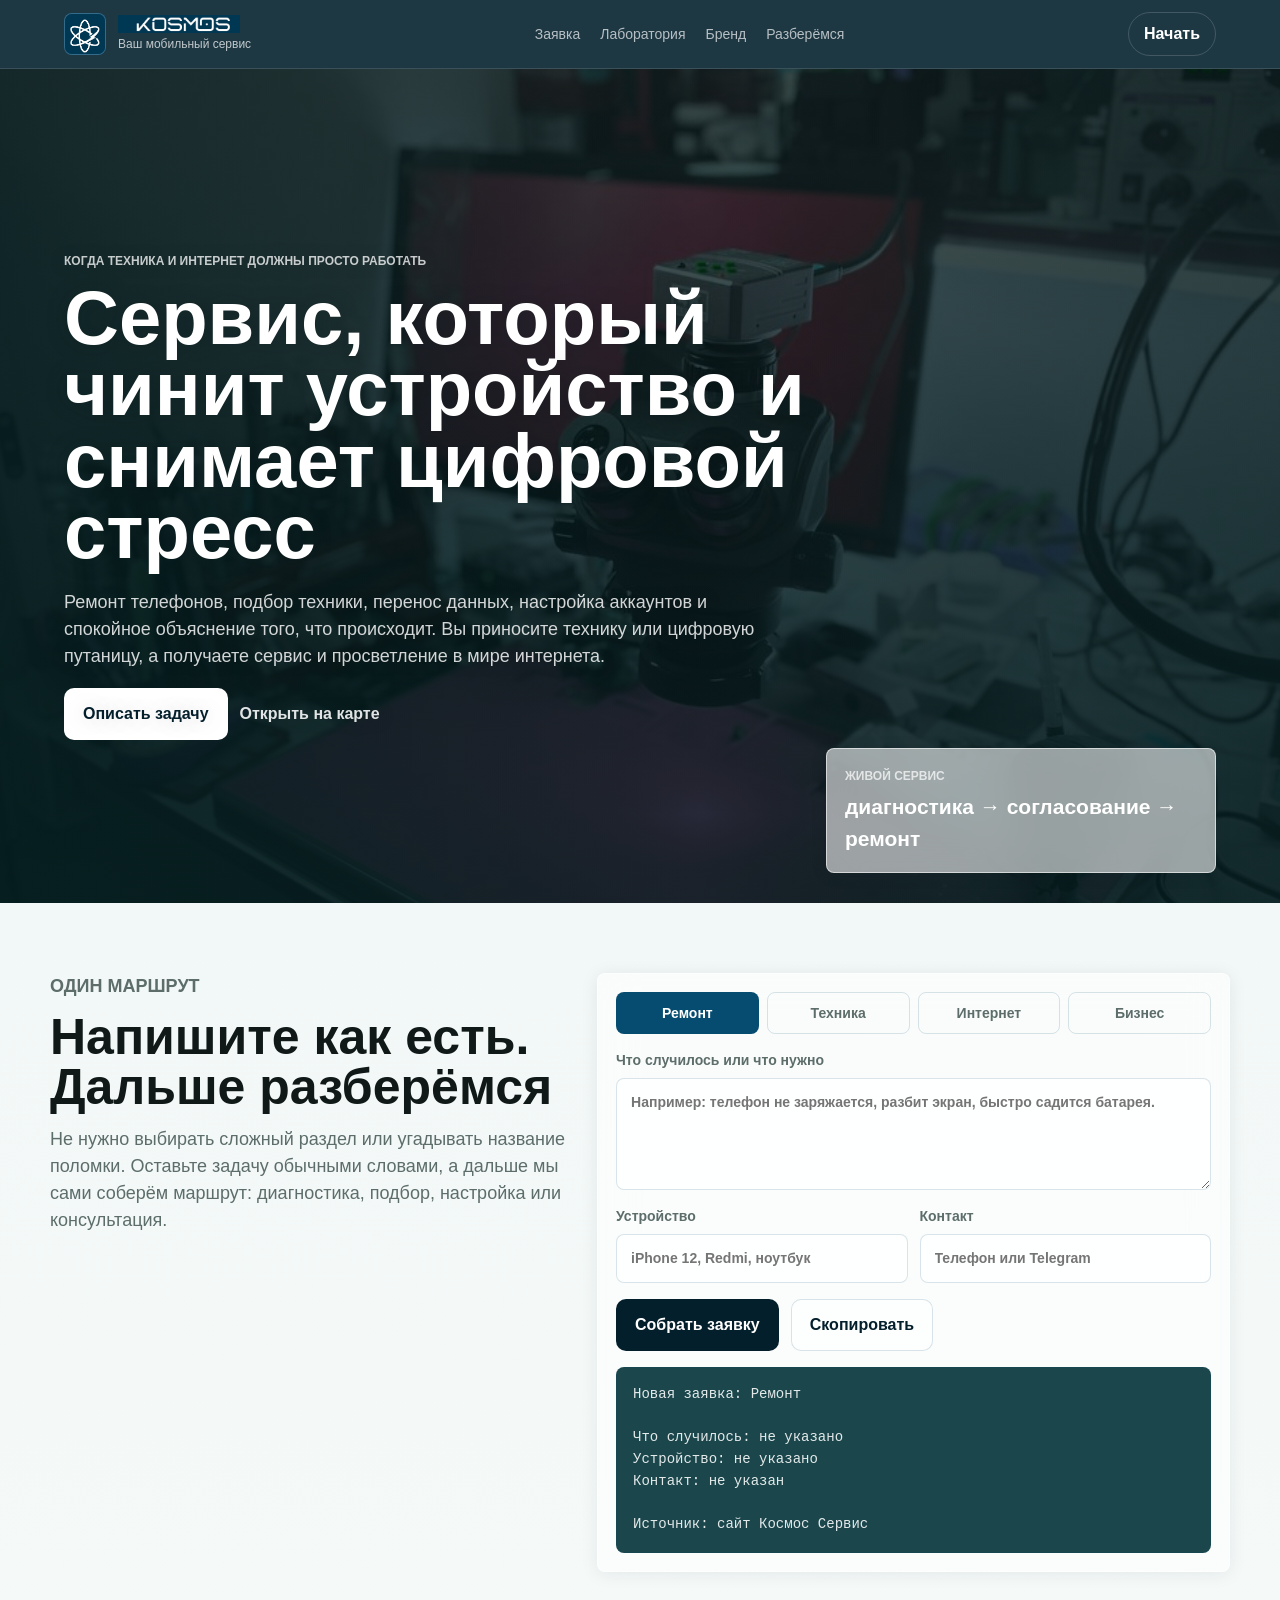
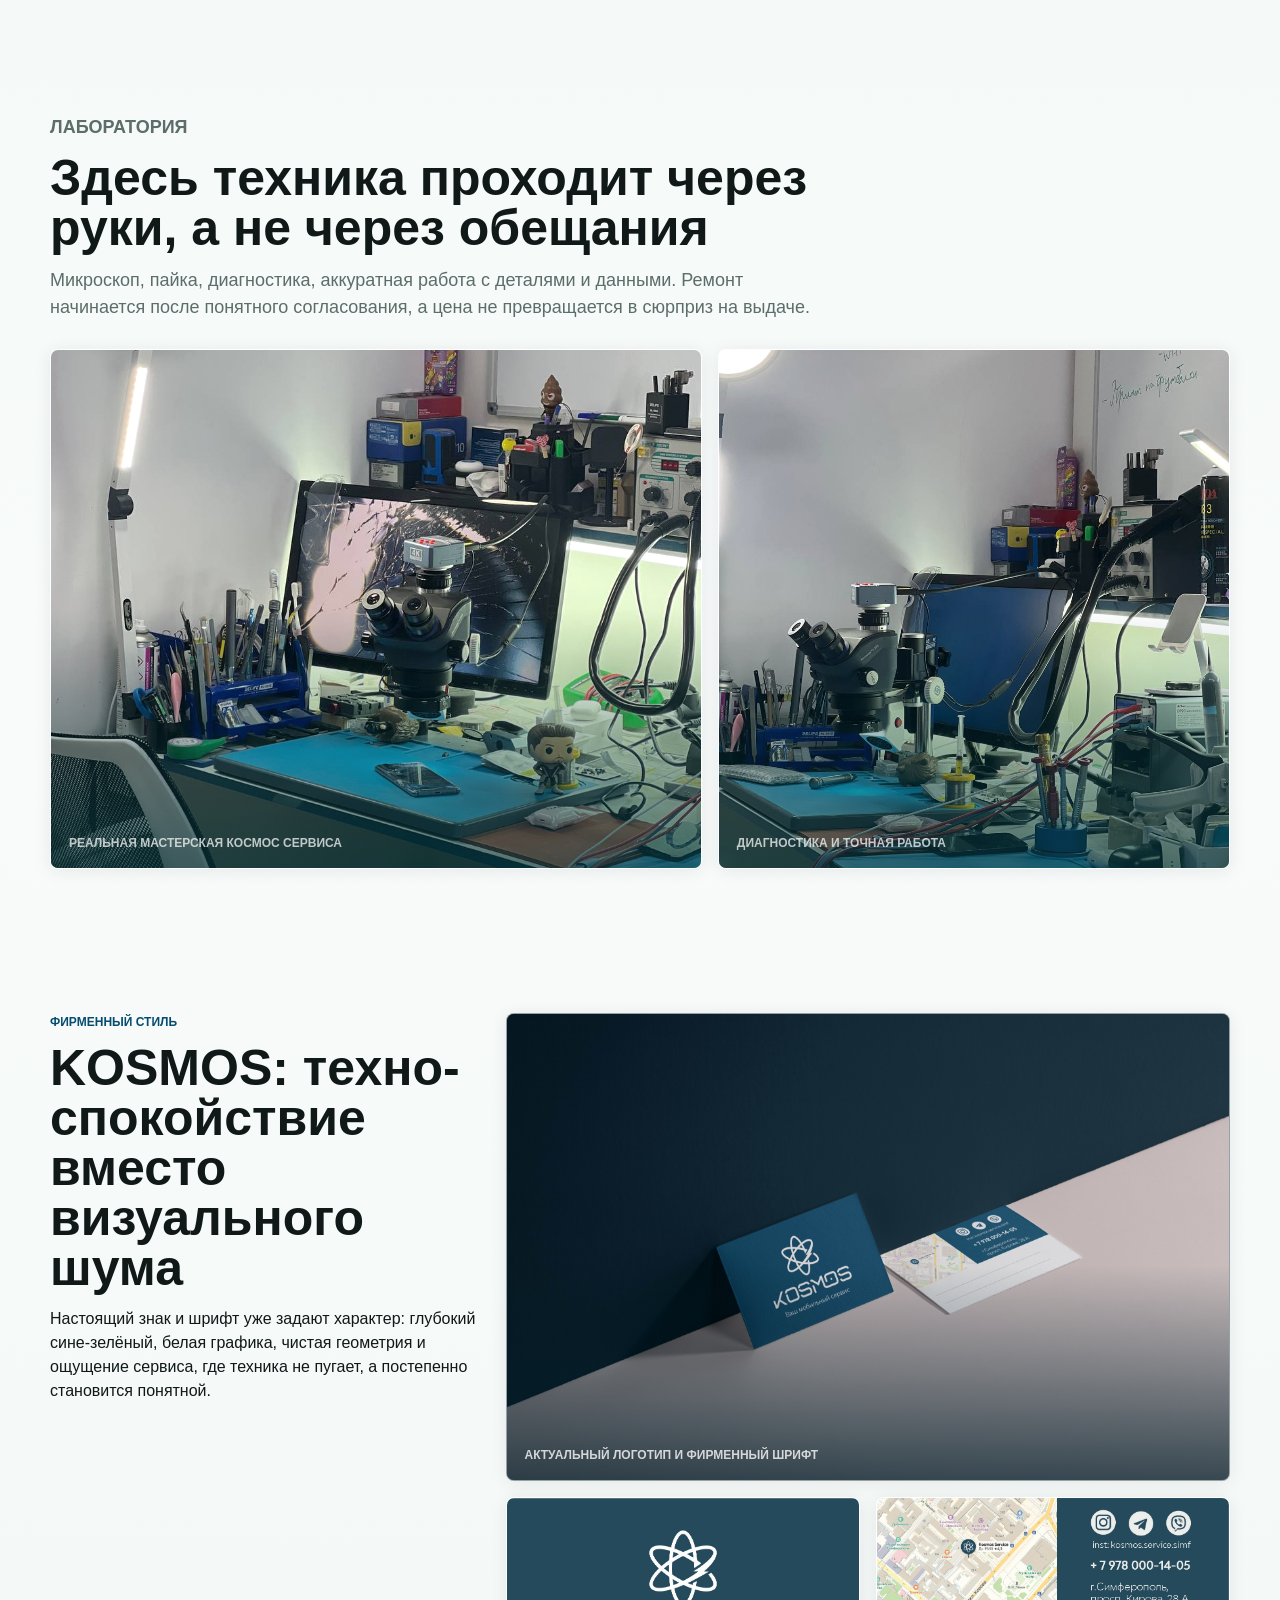
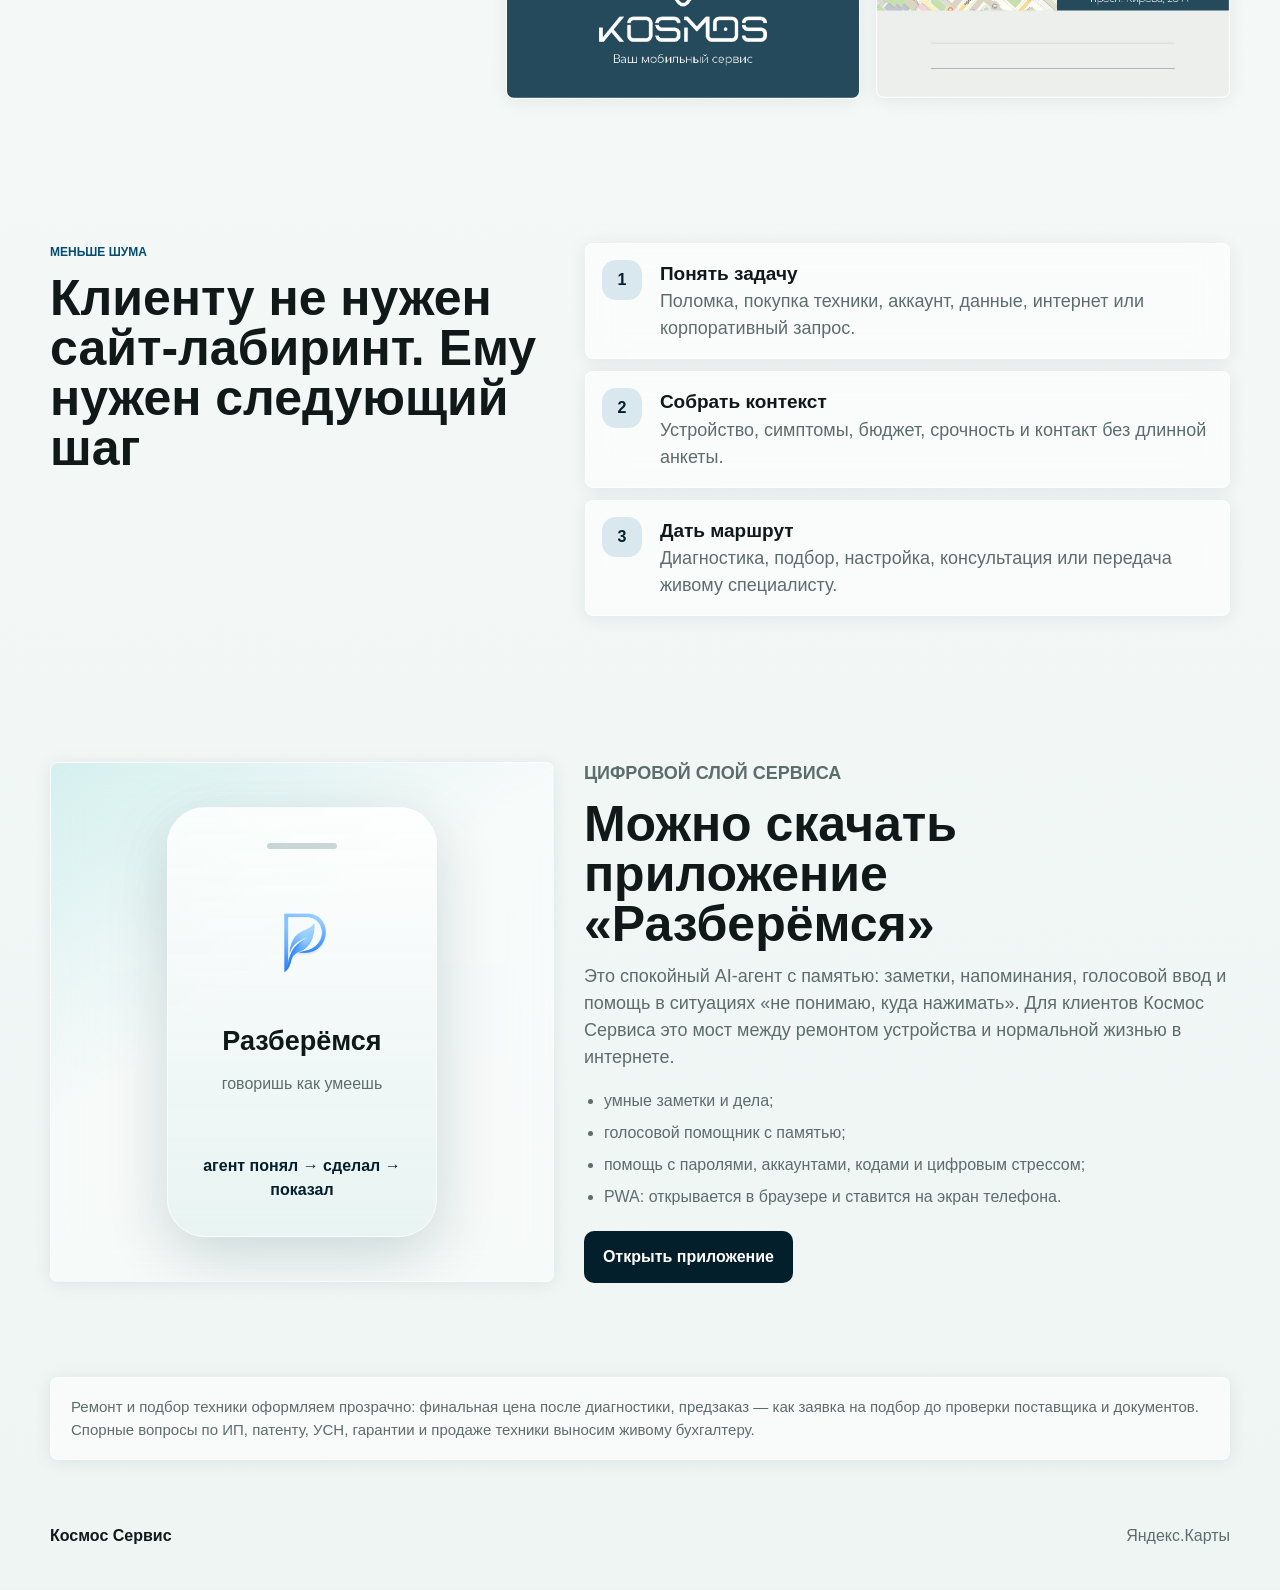
<file: projects/site/index.html>
<!doctype html>
<html lang="ru">
  <head>
    <meta charset="utf-8">
    <meta name="viewport" content="width=device-width, initial-scale=1">
    <title>Космос Сервис - ремонт, техника и цифровое сопровождение</title>
    <meta
      name="description"
      content="Космос Сервис: ремонт телефонов, подбор техники, цифровая помощь и приложение Разберёмся."
    >
    <link rel="icon" href="./assets/brand/kosmos-mark.png" type="image/png">
    <link rel="stylesheet" href="./styles.css?v=brand-kosmos-1">
  </head>
  <body>
    <header class="site-header" aria-label="Навигация">
      <a class="brand" href="#top" aria-label="Космос Сервис">
        <span class="brand-mark" aria-hidden="true">
          <img src="./assets/brand/kosmos-mark.png" alt="">
        </span>
        <span>
          <img class="brand-wordmark" src="./assets/brand/kosmos-wordmark.png" alt="KOSMOS">
          <small>Ваш мобильный сервис</small>
        </span>
      </a>
      <nav class="nav" aria-label="Разделы">
        <a href="#request">Заявка</a>
        <a href="#lab">Лаборатория</a>
        <a href="#brand">Бренд</a>
        <a href="#razberemsia">Разберёмся</a>
      </nav>
      <a class="header-action" href="#request">Начать</a>
    </header>

    <main id="top">
      <section class="hero" aria-labelledby="hero-title">
        <div class="hero-copy">
          <p class="eyebrow">когда техника и интернет должны просто работать</p>
          <h1 id="hero-title">Сервис, который чинит устройство и снимает цифровой стресс</h1>
          <p class="hero-lead">
            Ремонт телефонов, подбор техники, перенос данных, настройка аккаунтов и спокойное объяснение того,
            что происходит. Вы приносите технику или цифровую путаницу, а получаете сервис и просветление в мире интернета.
          </p>
          <div class="hero-actions">
            <a class="button button-primary" href="#request">Описать задачу</a>
            <a class="quiet-link" href="https://yandex.ru/maps/org/kosmos/93478916423/?ll=34.098740%2C44.948855&z=15" target="_blank" rel="noreferrer">Открыть на карте</a>
          </div>
        </div>

        <div class="hero-media" aria-label="Рабочее место сервиса Космос Сервис">
          <video class="hero-video" autoplay muted loop playsinline poster="./assets/real/workbench-focus.jpeg">
            <source src="./assets/real/workbench-loop.mov">
          </video>
          <div class="hero-glass">
            <span>живой сервис</span>
            <strong>диагностика → согласование → ремонт</strong>
          </div>
        </div>
      </section>

      <section class="intent-panel" id="request" aria-labelledby="request-title">
        <div class="intent-copy">
          <p class="eyebrow">один маршрут</p>
          <h2 id="request-title">Напишите как есть. Дальше разберёмся</h2>
          <p>
            Не нужно выбирать сложный раздел или угадывать название поломки. Оставьте задачу обычными словами,
            а дальше мы сами соберём маршрут: диагностика, подбор, настройка или консультация.
          </p>
        </div>

        <form class="request-form" id="lead-form">
          <div class="segments" aria-label="Тип заявки">
            <label>
              <input type="radio" name="mode" value="repair" checked>
              <span>Ремонт</span>
            </label>
            <label>
              <input type="radio" name="mode" value="preorder">
              <span>Техника</span>
            </label>
            <label>
              <input type="radio" name="mode" value="digital">
              <span>Интернет</span>
            </label>
            <label>
              <input type="radio" name="mode" value="business">
              <span>Бизнес</span>
            </label>
          </div>

          <label class="span-2">
            Что случилось или что нужно
            <textarea name="details" rows="4" placeholder="Например: телефон не заряжается, нужен iPhone до 50 тыс., не могу войти в аккаунт."></textarea>
          </label>

          <div class="form-grid">
            <label>
              Устройство
              <input name="device" placeholder="iPhone 12, Redmi, ноутбук">
            </label>
            <label>
              Контакт
              <input name="contact" autocomplete="tel" placeholder="Телефон или Telegram">
            </label>
          </div>

          <div class="form-actions">
            <button class="button button-primary" type="submit">Собрать заявку</button>
            <button class="button button-secondary" type="button" id="copy-request">Скопировать</button>
          </div>

          <pre id="lead-output" class="lead-output" aria-live="polite"></pre>
        </form>
      </section>

      <section class="lab-section" id="lab" aria-labelledby="lab-title">
        <div class="section-heading">
          <p class="eyebrow">лаборатория</p>
          <h2 id="lab-title">Здесь техника проходит через руки, а не через обещания</h2>
          <p>
            Микроскоп, пайка, диагностика, аккуратная работа с деталями и данными. Ремонт начинается после понятного
            согласования, а цена не превращается в сюрприз на выдаче.
          </p>
        </div>

        <div class="photo-board">
          <figure class="photo-card photo-card-large">
            <img src="./assets/real/workbench-room.jpeg" alt="Рабочее место сервиса Космос Сервис с микроскопом и инструментами">
            <figcaption>реальная мастерская Космос Сервиса</figcaption>
          </figure>
          <figure class="photo-card">
            <img src="./assets/real/workbench-wide.jpeg" alt="Рабочий стол мастера с оборудованием для ремонта техники">
            <figcaption>диагностика и точная работа</figcaption>
          </figure>
        </div>
      </section>

      <section class="brand-section" id="brand" aria-labelledby="brand-title">
        <div class="brand-copy">
          <p class="eyebrow">фирменный стиль</p>
          <h2 id="brand-title">KOSMOS: техно-спокойствие вместо визуального шума</h2>
          <p>
            Настоящий знак и шрифт уже задают характер: глубокий сине-зелёный, белая графика, чистая геометрия
            и ощущение сервиса, где техника не пугает, а постепенно становится понятной.
          </p>
        </div>

        <div class="brand-showcase">
          <figure class="brand-visual-card">
            <img src="./assets/brand/kosmos-card-visual.jpg" alt="Визуализация визиток KOSMOS">
            <figcaption>актуальный логотип и фирменный шрифт</figcaption>
          </figure>
          <div class="business-cards" aria-label="Визитка Космос Сервис">
            <img src="./assets/brand/kosmos-card-front.jpg" alt="Лицевая сторона визитки KOSMOS">
            <img src="./assets/brand/kosmos-card-back.jpg" alt="Оборотная сторона визитки KOSMOS с контактами и картой">
          </div>
        </div>
      </section>

      <section class="system-section" aria-labelledby="system-title">
        <div>
          <p class="eyebrow">меньше шума</p>
          <h2 id="system-title">Клиенту не нужен сайт-лабиринт. Ему нужен следующий шаг</h2>
        </div>
        <div class="system-grid">
          <article>
            <strong>1</strong>
            <h3>Понять задачу</h3>
            <p>Поломка, покупка техники, аккаунт, данные, интернет или корпоративный запрос.</p>
          </article>
          <article>
            <strong>2</strong>
            <h3>Собрать контекст</h3>
            <p>Устройство, симптомы, бюджет, срочность и контакт без длинной анкеты.</p>
          </article>
          <article>
            <strong>3</strong>
            <h3>Дать маршрут</h3>
            <p>Диагностика, подбор, настройка, консультация или передача живому специалисту.</p>
          </article>
        </div>
      </section>

      <section class="razberemsia-section" id="razberemsia" aria-labelledby="razberemsia-title">
        <div class="app-visual" aria-hidden="true">
          <div class="phone-shell">
            <div class="phone-top"></div>
            <img src="./assets/razberemsia/pwa-logo-192.png" alt="">
            <p>Разберёмся</p>
            <span>говоришь как умеешь</span>
            <strong>агент понял → сделал → показал</strong>
          </div>
        </div>
        <div class="app-copy">
          <p class="eyebrow">цифровой слой сервиса</p>
          <h2 id="razberemsia-title">Можно скачать приложение «Разберёмся»</h2>
          <p>
            Это спокойный AI-агент с памятью: заметки, напоминания, голосовой ввод и помощь в ситуациях
            «не понимаю, куда нажимать». Для клиентов Космос Сервиса это мост между ремонтом устройства и нормальной
            жизнью в интернете.
          </p>
          <ul class="clean-list">
            <li>умные заметки и дела;</li>
            <li>голосовой помощник с памятью;</li>
            <li>помощь с паролями, аккаунтами, кодами и цифровым стрессом;</li>
            <li>PWA: открывается в браузере и ставится на экран телефона.</li>
          </ul>
          <a class="button button-primary" href="https://defancientmus-gif.github.io/razberemsia/" target="_blank" rel="noreferrer">Открыть приложение</a>
        </div>
      </section>

      <section class="legal-strip" aria-label="Юридические ограничения">
        <p>
          Ремонт и подбор техники оформляем прозрачно: финальная цена после диагностики, предзаказ — как заявка на
          подбор до проверки поставщика и документов. Спорные вопросы по ИП, патенту, УСН, гарантии и продаже техники
          выносим живому бухгалтеру.
        </p>
      </section>
    </main>

    <footer class="site-footer">
      <span>Космос Сервис</span>
      <a href="https://yandex.ru/maps/org/kosmos/93478916423/?ll=34.098740%2C44.948855&z=15" target="_blank" rel="noreferrer">Яндекс.Карты</a>
    </footer>

    <script src="./app.js"></script>
  </body>
</html>
</file>
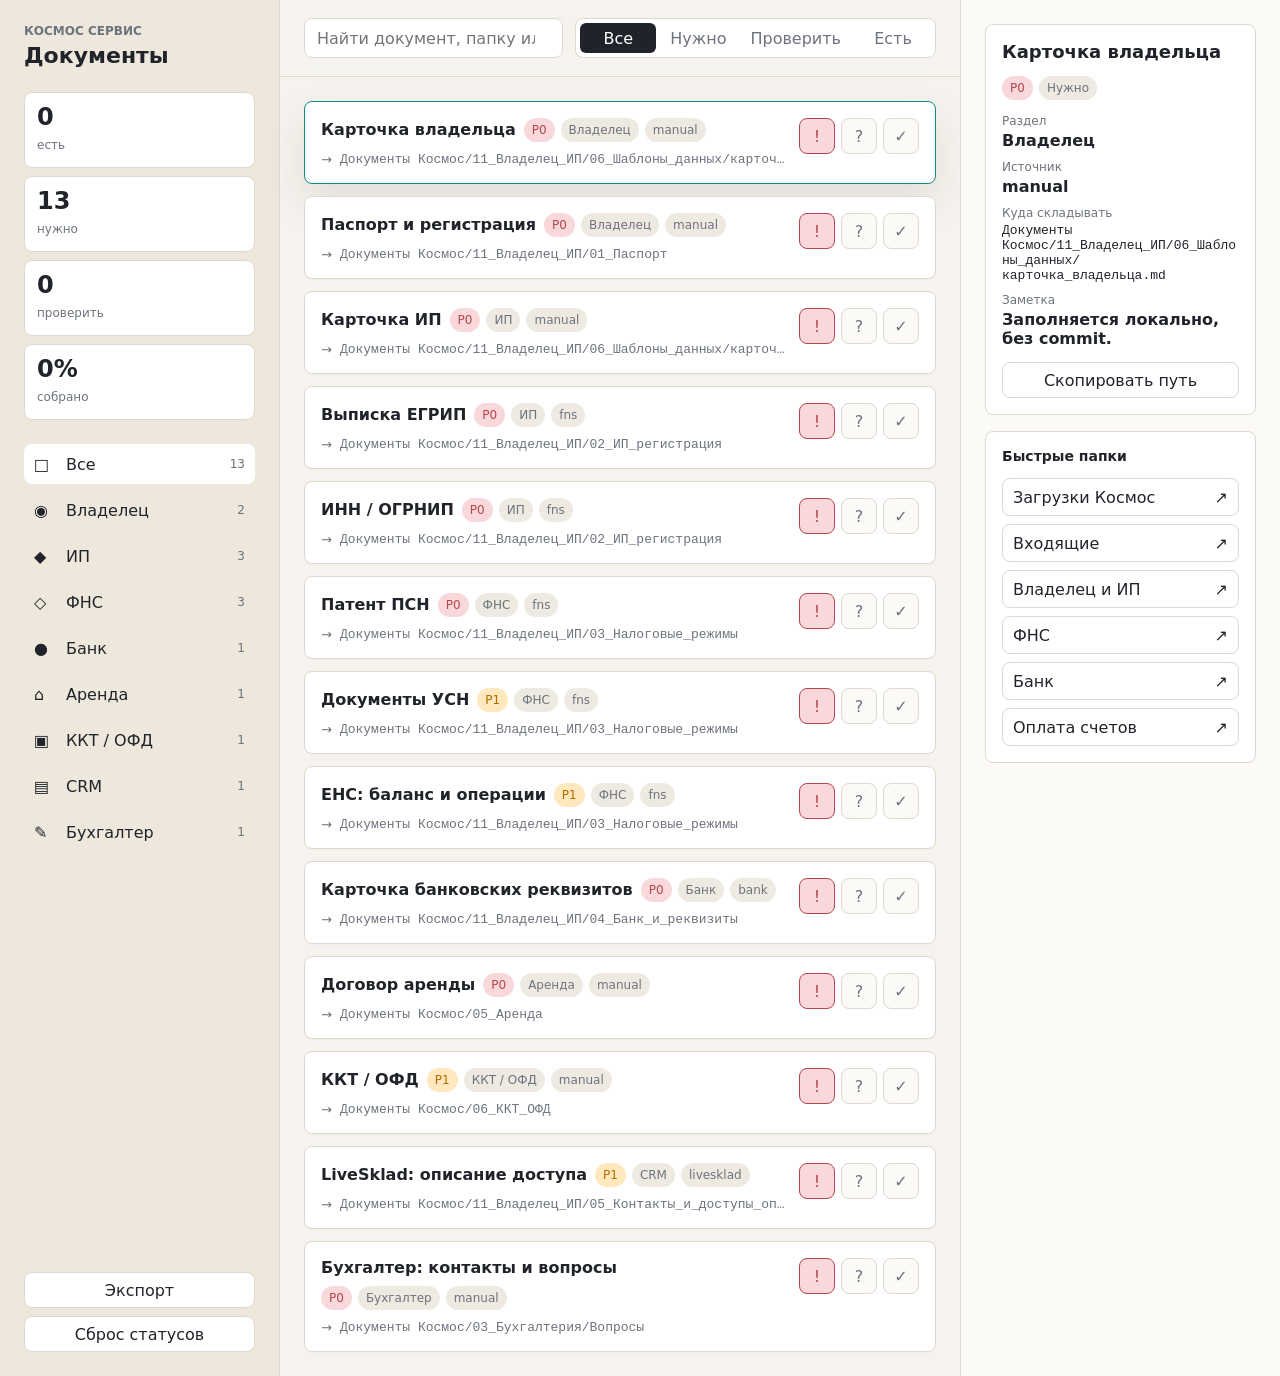
<file: projects/ops-agent/dashboard/index.html>
<!doctype html>
<html lang="ru">
  <head>
    <meta charset="utf-8" />
    <meta name="viewport" content="width=device-width, initial-scale=1" />
    <title>Космос Сервис — доска документов</title>
    <style>
      :root {
        color-scheme: light;
        --bg: #f6f3ee;
        --panel: #ffffff;
        --panel-soft: #fbfaf7;
        --ink: #20242a;
        --muted: #6d737d;
        --line: #ded8ce;
        --teal: #0d8b84;
        --teal-soft: #d8efed;
        --amber: #b36d00;
        --amber-soft: #ffe8bd;
        --rose: #b5484d;
        --rose-soft: #f8d8da;
        --green: #2f7d46;
        --green-soft: #dff0e4;
        --shadow: 0 18px 40px rgba(51, 43, 31, 0.1);
      }

      * {
        box-sizing: border-box;
      }

      html,
      body {
        min-height: 100%;
      }

      body {
        margin: 0;
        background: var(--bg);
        color: var(--ink);
        font-family:
          Inter, ui-sans-serif, system-ui, -apple-system, BlinkMacSystemFont,
          "Segoe UI", sans-serif;
        letter-spacing: 0;
      }

      button,
      input,
      select {
        font: inherit;
      }

      button {
        border: 0;
      }

      .app {
        display: grid;
        grid-template-columns: 280px minmax(0, 1fr) 320px;
        min-height: 100vh;
      }

      .rail {
        display: flex;
        flex-direction: column;
        gap: 24px;
        padding: 24px;
        border-right: 1px solid var(--line);
        background: #eee7dc;
      }

      .brand {
        display: grid;
        gap: 6px;
      }

      .brand__label {
        color: var(--muted);
        font-size: 12px;
        font-weight: 700;
        text-transform: uppercase;
      }

      .brand__title {
        margin: 0;
        font-size: 22px;
        line-height: 1.1;
      }

      .status-grid {
        display: grid;
        grid-template-columns: repeat(2, minmax(0, 1fr));
        gap: 8px;
      }

      .metric {
        display: grid;
        gap: 6px;
        min-height: 76px;
        padding: 12px;
        border: 1px solid var(--line);
        border-radius: 8px;
        background: var(--panel);
      }

      .metric strong {
        font-size: 24px;
        line-height: 1;
      }

      .metric span {
        color: var(--muted);
        font-size: 12px;
      }

      .nav {
        display: grid;
        gap: 6px;
      }

      .nav button {
        display: grid;
        grid-template-columns: 24px minmax(0, 1fr) auto;
        align-items: center;
        gap: 8px;
        min-height: 40px;
        padding: 8px 10px;
        border-radius: 8px;
        background: transparent;
        color: var(--ink);
        text-align: left;
        cursor: pointer;
      }

      .nav button:hover,
      .nav button.is-active {
        background: var(--panel);
      }

      .nav .count {
        color: var(--muted);
        font-size: 12px;
      }

      .rail-actions {
        display: grid;
        gap: 8px;
        margin-top: auto;
      }

      .icon-btn,
      .text-btn,
      .status-btn {
        display: inline-grid;
        place-items: center;
        min-height: 36px;
        border-radius: 8px;
        cursor: pointer;
      }

      .text-btn {
        width: 100%;
        padding: 0 12px;
        border: 1px solid var(--line);
        background: var(--panel);
        color: var(--ink);
      }

      .text-btn:hover {
        border-color: #bfb5a8;
      }

      .main {
        display: flex;
        min-width: 0;
        flex-direction: column;
      }

      .toolbar {
        display: grid;
        grid-template-columns: minmax(220px, 1fr) auto;
        gap: 12px;
        align-items: center;
        padding: 18px 24px;
        border-bottom: 1px solid var(--line);
        background: rgba(246, 243, 238, 0.9);
        backdrop-filter: blur(12px);
        position: sticky;
        top: 0;
        z-index: 3;
      }

      .search {
        min-width: 0;
        height: 40px;
        padding: 0 12px;
        border: 1px solid var(--line);
        border-radius: 8px;
        outline: 0;
        background: var(--panel);
        color: var(--ink);
      }

      .search:focus {
        border-color: var(--teal);
        box-shadow: 0 0 0 3px var(--teal-soft);
      }

      .segmented {
        display: inline-grid;
        grid-template-columns: repeat(4, minmax(76px, auto));
        gap: 4px;
        padding: 4px;
        border: 1px solid var(--line);
        border-radius: 8px;
        background: var(--panel);
      }

      .segmented button {
        min-height: 30px;
        padding: 0 10px;
        border-radius: 6px;
        background: transparent;
        color: var(--muted);
        cursor: pointer;
      }

      .segmented button.is-active {
        background: var(--ink);
        color: #fff;
      }

      .board {
        display: grid;
        gap: 12px;
        padding: 24px;
      }

      .item {
        display: grid;
        grid-template-columns: minmax(0, 1fr) auto;
        gap: 14px;
        align-items: start;
        padding: 16px;
        border: 1px solid var(--line);
        border-radius: 8px;
        background: var(--panel);
        box-shadow: 0 1px 0 rgba(0, 0, 0, 0.02);
      }

      .item.is-selected {
        border-color: var(--teal);
        box-shadow: var(--shadow);
      }

      .item__main {
        display: grid;
        gap: 10px;
        min-width: 0;
      }

      .item__top {
        display: flex;
        flex-wrap: wrap;
        gap: 8px;
        align-items: center;
      }

      .item h2 {
        margin: 0;
        font-size: 16px;
        line-height: 1.25;
      }

      .chips {
        display: flex;
        flex-wrap: wrap;
        gap: 6px;
      }

      .chip {
        display: inline-flex;
        align-items: center;
        min-height: 24px;
        padding: 0 8px;
        border-radius: 999px;
        background: #efeae1;
        color: var(--muted);
        font-size: 12px;
        white-space: nowrap;
      }

      .chip--p0 {
        background: var(--rose-soft);
        color: var(--rose);
      }

      .chip--p1 {
        background: var(--amber-soft);
        color: var(--amber);
      }

      .path {
        display: flex;
        min-width: 0;
        align-items: center;
        gap: 8px;
        color: var(--muted);
        font-size: 13px;
      }

      .path code {
        overflow: hidden;
        text-overflow: ellipsis;
        white-space: nowrap;
      }

      .item__actions {
        display: grid;
        grid-template-columns: repeat(3, 36px);
        gap: 6px;
      }

      .status-btn {
        width: 36px;
        border: 1px solid var(--line);
        background: var(--panel-soft);
        color: var(--muted);
      }

      .status-btn:hover {
        border-color: #bfb5a8;
      }

      .status-btn.is-active[data-status="todo"] {
        border-color: var(--rose);
        background: var(--rose-soft);
        color: var(--rose);
      }

      .status-btn.is-active[data-status="review"] {
        border-color: var(--amber);
        background: var(--amber-soft);
        color: var(--amber);
      }

      .status-btn.is-active[data-status="done"] {
        border-color: var(--green);
        background: var(--green-soft);
        color: var(--green);
      }

      .side {
        display: flex;
        min-width: 0;
        flex-direction: column;
        gap: 16px;
        padding: 24px;
        border-left: 1px solid var(--line);
        background: var(--panel-soft);
      }

      .panel {
        display: grid;
        gap: 14px;
        padding: 16px;
        border: 1px solid var(--line);
        border-radius: 8px;
        background: var(--panel);
      }

      .panel h2,
      .panel h3 {
        margin: 0;
      }

      .panel h2 {
        font-size: 18px;
      }

      .panel h3 {
        font-size: 14px;
      }

      .detail-grid {
        display: grid;
        gap: 10px;
      }

      .detail-row {
        display: grid;
        gap: 3px;
        min-width: 0;
      }

      .detail-row span {
        color: var(--muted);
        font-size: 12px;
      }

      .detail-row strong,
      .detail-row code {
        min-width: 0;
        overflow-wrap: anywhere;
      }

      .quick-list {
        display: grid;
        gap: 8px;
      }

      .quick-link {
        display: grid;
        grid-template-columns: minmax(0, 1fr) auto;
        gap: 8px;
        align-items: center;
        min-height: 38px;
        padding: 8px 10px;
        border: 1px solid var(--line);
        border-radius: 8px;
        color: inherit;
        text-decoration: none;
      }

      .quick-link:hover {
        border-color: var(--teal);
      }

      .toast {
        position: fixed;
        right: 24px;
        bottom: 24px;
        max-width: 320px;
        padding: 12px 14px;
        border-radius: 8px;
        background: var(--ink);
        color: #fff;
        box-shadow: var(--shadow);
        transform: translateY(20px);
        opacity: 0;
        pointer-events: none;
        transition:
          opacity 160ms ease,
          transform 160ms ease;
      }

      .toast.is-visible {
        transform: translateY(0);
        opacity: 1;
      }

      .empty {
        padding: 36px;
        border: 1px dashed var(--line);
        border-radius: 8px;
        color: var(--muted);
        text-align: center;
      }

      .sr-only {
        position: absolute;
        width: 1px;
        height: 1px;
        padding: 0;
        margin: -1px;
        overflow: hidden;
        clip: rect(0, 0, 0, 0);
        white-space: nowrap;
        border: 0;
      }

      @media (max-width: 1120px) {
        .app {
          grid-template-columns: 240px minmax(0, 1fr);
        }

        .side {
          grid-column: 1 / -1;
          border-left: 0;
          border-top: 1px solid var(--line);
        }
      }

      @media (max-width: 760px) {
        html,
        body {
          width: 100%;
          overflow-x: hidden;
        }

        .app {
          display: block;
          width: 100%;
          max-width: 100vw;
          overflow-x: hidden;
        }

        .rail,
        .main,
        .side {
          width: 100%;
          max-width: 100%;
          min-width: 0;
          border: 0;
        }

        .rail,
        .toolbar,
        .board,
        .side {
          width: 100%;
          max-width: 100%;
          padding-right: 16px;
          padding-left: 16px;
        }

        .status-grid,
        .nav,
        .rail-actions,
        .toolbar,
        .board,
        .side {
          width: min(100%, 390px);
          max-width: calc(100vw - 32px);
          margin-right: auto;
          margin-left: auto;
        }

        .status-grid,
        .nav,
        .rail-actions {
          width: 100%;
          max-width: 100%;
          min-width: 0;
        }

        .toolbar {
          grid-template-columns: 1fr;
          position: static;
        }

        .search,
        .segmented,
        .metric,
        .item,
        .panel,
        .quick-link {
          min-width: 0;
        }

        .segmented {
          grid-template-columns: 1fr;
          width: 100%;
        }

        .segmented button {
          min-width: 0;
        }

        .item {
          grid-template-columns: 1fr;
        }

        .item__actions {
          grid-template-columns: repeat(3, minmax(0, 1fr));
        }

        .status-btn {
          width: 100%;
        }
      }

        .status-grid {
          grid-template-columns: 1fr;
        }
      }
    </style>
  </head>
  <body>
    <div class="app">
      <aside class="rail">
        <div class="brand">
          <span class="brand__label">Космос Сервис</span>
          <h1 class="brand__title">Документы</h1>
        </div>

        <div class="status-grid" aria-label="Сводка">
          <div class="metric">
            <strong id="metricDone">0</strong>
            <span>есть</span>
          </div>
          <div class="metric">
            <strong id="metricTodo">0</strong>
            <span>нужно</span>
          </div>
          <div class="metric">
            <strong id="metricReview">0</strong>
            <span>проверить</span>
          </div>
          <div class="metric">
            <strong id="metricProgress">0%</strong>
            <span>собрано</span>
          </div>
        </div>

        <nav class="nav" id="sectionNav" aria-label="Разделы"></nav>

        <div class="rail-actions">
          <button class="text-btn" id="exportBtn" type="button">Экспорт</button>
          <button class="text-btn" id="resetBtn" type="button">Сброс статусов</button>
        </div>
      </aside>

      <main class="main">
        <header class="toolbar">
          <label class="sr-only" for="searchInput">Поиск</label>
          <input class="search" id="searchInput" type="search" placeholder="Найти документ, папку или источник" />
          <div class="segmented" id="statusFilter" aria-label="Фильтр статуса">
            <button class="is-active" type="button" data-filter="all">Все</button>
            <button type="button" data-filter="todo">Нужно</button>
            <button type="button" data-filter="review">Проверить</button>
            <button type="button" data-filter="done">Есть</button>
          </div>
        </header>

        <section class="board" id="board" aria-live="polite"></section>
      </main>

      <aside class="side" id="detailSide">
        <section class="panel" id="detailPanel"></section>

        <section class="panel">
          <h3>Быстрые папки</h3>
          <div class="quick-list">
            <a class="quick-link" href="../../../Загрузки Космос/">Загрузки Космос <span>↗</span></a>
            <a class="quick-link" href="../../../Документы Космос/00_Входящие/">Входящие <span>↗</span></a>
            <a class="quick-link" href="../../../Документы Космос/11_Владелец_ИП/">Владелец и ИП <span>↗</span></a>
            <a class="quick-link" href="../../../Документы Космос/01_ФНС/">ФНС <span>↗</span></a>
            <a class="quick-link" href="../../../Документы Космос/02_Банк/">Банк <span>↗</span></a>
            <a class="quick-link" href="../../../Документы Космос/09_Оплата_счетов/">Оплата счетов <span>↗</span></a>
          </div>
        </section>
      </aside>
    </div>

    <div class="toast" id="toast" role="status"></div>

    <script>
      const STORAGE_KEY = "kosmosVaultDashboard.v1";

      const sections = [
        { id: "all", icon: "□", label: "Все" },
        { id: "owner", icon: "◉", label: "Владелец" },
        { id: "business", icon: "◆", label: "ИП" },
        { id: "taxes", icon: "◇", label: "ФНС" },
        { id: "bank", icon: "●", label: "Банк" },
        { id: "rent", icon: "⌂", label: "Аренда" },
        { id: "cashdesk", icon: "▣", label: "ККТ / ОФД" },
        { id: "crm", icon: "▤", label: "CRM" },
        { id: "accounting", icon: "✎", label: "Бухгалтер" },
      ];

      const items = [
        {
          id: "owner-card",
          section: "owner",
          title: "Карточка владельца",
          priority: "p0",
          status: "todo",
          source: "manual",
          where: "Документы Космос/11_Владелец_ИП/06_Шаблоны_данных/карточка_владельца.md",
          note: "Заполняется локально, без commit.",
        },
        {
          id: "passport-registration",
          section: "owner",
          title: "Паспорт и регистрация",
          priority: "p0",
          status: "todo",
          source: "manual",
          where: "Документы Космос/11_Владелец_ИП/01_Паспорт",
          note: "Сканы и фото только локально.",
        },
        {
          id: "business-card",
          section: "business",
          title: "Карточка ИП",
          priority: "p0",
          status: "todo",
          source: "manual",
          where: "Документы Космос/11_Владелец_ИП/06_Шаблоны_данных/карточка_ип.md",
          note: "Базовые реквизиты для документов и платежей.",
        },
        {
          id: "egrip",
          section: "business",
          title: "Выписка ЕГРИП",
          priority: "p0",
          status: "todo",
          source: "fns",
          where: "Документы Космос/11_Владелец_ИП/02_ИП_регистрация",
          note: "Скачать в ЛК ФНС, подпись хранить рядом.",
        },
        {
          id: "inn-ogrnip",
          section: "business",
          title: "ИНН / ОГРНИП",
          priority: "p0",
          status: "todo",
          source: "fns",
          where: "Документы Космос/11_Владелец_ИП/02_ИП_регистрация",
          note: "Оригинал источника важнее ручной записи.",
        },
        {
          id: "psn-patent",
          section: "taxes",
          title: "Патент ПСН",
          priority: "p0",
          status: "todo",
          source: "fns",
          where: "Документы Космос/11_Владелец_ИП/03_Налоговые_режимы",
          note: "Нужен период, номер и график оплаты.",
        },
        {
          id: "usn",
          section: "taxes",
          title: "Документы УСН",
          priority: "p1",
          status: "todo",
          source: "fns",
          where: "Документы Космос/11_Владелец_ИП/03_Налоговые_режимы",
          note: "Сверить с бухгалтером.",
        },
        {
          id: "ens",
          section: "taxes",
          title: "ЕНС: баланс и операции",
          priority: "p1",
          status: "todo",
          source: "fns",
          where: "Документы Космос/11_Владелец_ИП/03_Налоговые_режимы",
          note: "Обновлять периодически.",
        },
        {
          id: "bank-requisites",
          section: "bank",
          title: "Карточка банковских реквизитов",
          priority: "p0",
          status: "todo",
          source: "bank",
          where: "Документы Космос/11_Владелец_ИП/04_Банк_и_реквизиты",
          note: "Основа для шаблонов оплат.",
        },
        {
          id: "rent-agreement",
          section: "rent",
          title: "Договор аренды",
          priority: "p0",
          status: "todo",
          source: "manual",
          where: "Документы Космос/05_Аренда",
          note: "Нужен для регулярного платежа аренды.",
        },
        {
          id: "kkt-ofd",
          section: "cashdesk",
          title: "ККТ / ОФД",
          priority: "p1",
          status: "todo",
          source: "manual",
          where: "Документы Космос/06_ККТ_ОФД",
          note: "Для напоминаний и сверки.",
        },
        {
          id: "livesklad-access",
          section: "crm",
          title: "LiveSklad: описание доступа",
          priority: "p1",
          status: "todo",
          source: "livesklad",
          where: "Документы Космос/11_Владелец_ИП/05_Контакты_и_доступы_описание",
          note: "Без паролей и API-токенов.",
        },
        {
          id: "accountant-questions",
          section: "accounting",
          title: "Бухгалтер: контакты и вопросы",
          priority: "p0",
          status: "todo",
          source: "manual",
          where: "Документы Космос/03_Бухгалтерия/Вопросы",
          note: "Налоговые решения остаются у бухгалтера.",
        },
      ];

      const statusMeta = {
        todo: { label: "Нужно", icon: "!" },
        review: { label: "Проверить", icon: "?" },
        done: { label: "Есть", icon: "✓" },
      };

      const sectionLabel = Object.fromEntries(sections.map((section) => [section.id, section.label]));

      let activeSection = "all";
      let activeStatus = "all";
      let activeItemId = items[0].id;
      let query = "";
      let state = loadState();

      const board = document.querySelector("#board");
      const sectionNav = document.querySelector("#sectionNav");
      const searchInput = document.querySelector("#searchInput");
      const statusFilter = document.querySelector("#statusFilter");
      const detailPanel = document.querySelector("#detailPanel");
      const toast = document.querySelector("#toast");

      function loadState() {
        try {
          const parsed = JSON.parse(localStorage.getItem(STORAGE_KEY) || "{}");
          return typeof parsed === "object" && parsed ? parsed : {};
        } catch {
          return {};
        }
      }

      function saveState() {
        localStorage.setItem(STORAGE_KEY, JSON.stringify(state));
      }

      function itemStatus(item) {
        return state[item.id]?.status || item.status;
      }

      function setItemStatus(itemId, status) {
        state = {
          ...state,
          [itemId]: {
            ...(state[itemId] || {}),
            status,
            updatedAt: new Date().toISOString(),
          },
        };
        activeItemId = itemId;
        saveState();
        render();
      }

      function filteredItems() {
        const normalized = query.trim().toLowerCase();
        return items.filter((item) => {
          const matchesSection = activeSection === "all" || item.section === activeSection;
          const matchesStatus = activeStatus === "all" || itemStatus(item) === activeStatus;
          const haystack = [item.title, item.where, item.source, item.note, sectionLabel[item.section]]
            .join(" ")
            .toLowerCase();
          const matchesQuery = !normalized || haystack.includes(normalized);
          return matchesSection && matchesStatus && matchesQuery;
        });
      }

      function counts() {
        return items.reduce(
          (acc, item) => {
            const status = itemStatus(item);
            acc[status] += 1;
            acc.total += 1;
            return acc;
          },
          { todo: 0, review: 0, done: 0, total: 0 },
        );
      }

      function sectionCount(sectionId) {
        if (sectionId === "all") return items.length;
        return items.filter((item) => item.section === sectionId).length;
      }

      function renderMetrics() {
        const current = counts();
        const progress = current.total ? Math.round((current.done / current.total) * 100) : 0;
        document.querySelector("#metricDone").textContent = current.done;
        document.querySelector("#metricTodo").textContent = current.todo;
        document.querySelector("#metricReview").textContent = current.review;
        document.querySelector("#metricProgress").textContent = `${progress}%`;
      }

      function renderSections() {
        sectionNav.innerHTML = sections
          .map(
            (section) => `
              <button class="${section.id === activeSection ? "is-active" : ""}" type="button" data-section="${section.id}">
                <span aria-hidden="true">${section.icon}</span>
                <span>${section.label}</span>
                <span class="count">${sectionCount(section.id)}</span>
              </button>
            `,
          )
          .join("");
      }

      function renderBoard() {
        const visible = filteredItems();
        if (!visible.length) {
          board.innerHTML = '<div class="empty">Ничего не найдено</div>';
          return;
        }

        board.innerHTML = visible
          .map((item) => {
            const status = itemStatus(item);
            return `
              <article class="item ${item.id === activeItemId ? "is-selected" : ""}" data-item="${item.id}">
                <div class="item__main">
                  <div class="item__top">
                    <h2>${item.title}</h2>
                    <div class="chips">
                      <span class="chip chip--${item.priority}">${item.priority.toUpperCase()}</span>
                      <span class="chip">${sectionLabel[item.section]}</span>
                      <span class="chip">${item.source}</span>
                    </div>
                  </div>
                  <div class="path">
                    <span aria-hidden="true">→</span>
                    <code>${item.where}</code>
                  </div>
                </div>
                <div class="item__actions" aria-label="Статус">
                  ${Object.entries(statusMeta)
                    .map(
                      ([key, meta]) => `
                        <button
                          class="status-btn ${status === key ? "is-active" : ""}"
                          type="button"
                          data-item-status="${item.id}"
                          data-status="${key}"
                          title="${meta.label}"
                          aria-label="${meta.label}: ${item.title}"
                        >${meta.icon}</button>
                      `,
                    )
                    .join("")}
                </div>
              </article>
            `;
          })
          .join("");
      }

      function renderDetail() {
        const item = items.find((candidate) => candidate.id === activeItemId) || filteredItems()[0] || items[0];
        if (!item) return;
        const status = itemStatus(item);
        detailPanel.innerHTML = `
          <h2>${item.title}</h2>
          <div class="chips">
            <span class="chip chip--${item.priority}">${item.priority.toUpperCase()}</span>
            <span class="chip">${statusMeta[status].label}</span>
          </div>
          <div class="detail-grid">
            <div class="detail-row">
              <span>Раздел</span>
              <strong>${sectionLabel[item.section]}</strong>
            </div>
            <div class="detail-row">
              <span>Источник</span>
              <strong>${item.source}</strong>
            </div>
            <div class="detail-row">
              <span>Куда складывать</span>
              <code>${item.where}</code>
            </div>
            <div class="detail-row">
              <span>Заметка</span>
              <strong>${item.note}</strong>
            </div>
          </div>
          <button class="text-btn" type="button" id="copyPathBtn">Скопировать путь</button>
        `;
      }

      function renderFilters() {
        statusFilter.querySelectorAll("button").forEach((button) => {
          button.classList.toggle("is-active", button.dataset.filter === activeStatus);
        });
      }

      function render() {
        renderMetrics();
        renderSections();
        renderFilters();
        renderBoard();
        renderDetail();
      }

      function showToast(message) {
        toast.textContent = message;
        toast.classList.add("is-visible");
        clearTimeout(showToast.timer);
        showToast.timer = setTimeout(() => toast.classList.remove("is-visible"), 1800);
      }

      async function copyText(text) {
        try {
          await navigator.clipboard.writeText(text);
          showToast("Путь скопирован");
        } catch {
          window.prompt("Путь", text);
        }
      }

      sectionNav.addEventListener("click", (event) => {
        const button = event.target.closest("[data-section]");
        if (!button) return;
        activeSection = button.dataset.section;
        render();
      });

      statusFilter.addEventListener("click", (event) => {
        const button = event.target.closest("[data-filter]");
        if (!button) return;
        activeStatus = button.dataset.filter;
        render();
      });

      searchInput.addEventListener("input", (event) => {
        query = event.target.value;
        renderBoard();
      });

      board.addEventListener("click", (event) => {
        const statusButton = event.target.closest("[data-item-status]");
        if (statusButton) {
          setItemStatus(statusButton.dataset.itemStatus, statusButton.dataset.status);
          return;
        }

        const item = event.target.closest("[data-item]");
        if (!item) return;
        activeItemId = item.dataset.item;
        render();
      });

      detailPanel.addEventListener("click", (event) => {
        if (event.target.id !== "copyPathBtn") return;
        const item = items.find((candidate) => candidate.id === activeItemId);
        if (item) copyText(item.where);
      });

      document.querySelector("#resetBtn").addEventListener("click", () => {
        if (!window.confirm("Сбросить локальные статусы?")) return;
        state = {};
        saveState();
        render();
      });

      document.querySelector("#exportBtn").addEventListener("click", () => {
        const payload = {
          exportedAt: new Date().toISOString(),
          items: items.map((item) => ({
            ...item,
            status: itemStatus(item),
            updatedAt: state[item.id]?.updatedAt || null,
          })),
        };
        const blob = new Blob([JSON.stringify(payload, null, 2)], { type: "application/json" });
        const url = URL.createObjectURL(blob);
        const link = document.createElement("a");
        link.href = url;
        link.download = `kosmos-vault-dashboard-${new Date().toISOString().slice(0, 10)}.json`;
        link.click();
        URL.revokeObjectURL(url);
      });

      render();
    </script>
  </body>
</html>
</file>
<file: projects/site/styles.css>
:root {
  --bg: #edf4f3;
  --paper: #fbfdfc;
  --glass: rgba(255, 255, 255, 0.58);
  --ink: #101918;
  --muted: #5c6d6a;
  --line: rgba(5, 74, 109, 0.15);
  --brand: #064c70;
  --brand-deep: #041f2c;
  --brand-soft: #d8e8ee;
  --aqua: #1b8da8;
  --shadow: 0 2px 18px rgba(4, 31, 44, 0.08);
  --radius: 8px;
  font-family: -apple-system, BlinkMacSystemFont, "SF Pro Display", "Segoe UI", sans-serif;
}

* {
  box-sizing: border-box;
}

html {
  scroll-behavior: smooth;
}

body {
  margin: 0;
  background:
    linear-gradient(180deg, rgba(27, 141, 168, 0.1) 0%, transparent 24rem),
    linear-gradient(180deg, #eef6f5 0%, #f8fbfa 48%, #eef5f3 100%);
  color: var(--ink);
  line-height: 1.5;
}

body::before {
  position: fixed;
  inset: 0;
  z-index: -1;
  pointer-events: none;
  content: "";
  background-image: linear-gradient(rgba(4, 31, 44, 0.025) 1px, transparent 1px), linear-gradient(90deg, rgba(4, 31, 44, 0.025) 1px, transparent 1px);
  background-size: 42px 42px;
  mask-image: linear-gradient(180deg, rgba(0, 0, 0, 0.7), transparent 72%);
}

a {
  color: inherit;
  text-decoration: none;
}

img,
video {
  display: block;
  max-width: 100%;
}

button,
input,
textarea {
  font: inherit;
}

.site-header {
  position: sticky;
  top: 0;
  z-index: 20;
  display: flex;
  align-items: center;
  justify-content: space-between;
  gap: 18px;
  padding: 12px clamp(18px, 5vw, 64px);
  background: rgba(4, 31, 44, 0.88);
  border-bottom: 1px solid rgba(255, 255, 255, 0.12);
  backdrop-filter: blur(18px);
}

.brand {
  display: inline-flex;
  align-items: center;
  gap: 12px;
  min-width: max-content;
}

.brand-mark {
  display: grid;
  width: 42px;
  height: 42px;
  place-items: center;
  overflow: hidden;
  border: 1px solid rgba(255, 255, 255, 0.18);
  border-radius: 8px;
  background: var(--brand);
}

.brand-mark img {
  width: 100%;
  height: 100%;
  object-fit: cover;
}

.brand-wordmark,
.brand small {
  display: block;
}

.brand-wordmark {
  width: 122px;
  height: auto;
  margin-bottom: 2px;
}

.brand small {
  color: rgba(255, 255, 255, 0.72);
  font-size: 12px;
}

.nav {
  display: flex;
  gap: 20px;
  color: rgba(255, 255, 255, 0.68);
  font-size: 14px;
}

.nav a:hover {
  color: white;
}

.header-action {
  display: inline-flex;
  min-height: 40px;
  align-items: center;
  padding: 9px 15px;
  border: 1px solid rgba(255, 255, 255, 0.16);
  border-radius: 999px;
  color: white;
  font-weight: 700;
}

.intent-panel,
.lab-section,
.brand-section,
.system-section,
.razberemsia-section,
.legal-strip,
.site-footer {
  width: min(1180px, calc(100% - 36px));
  margin: 0 auto;
}

.hero {
  position: relative;
  isolation: isolate;
  display: grid;
  align-items: center;
  min-height: calc(100vh - 66px);
  overflow: hidden;
  padding: 84px clamp(18px, 5vw, 64px) 64px;
}

.hero-copy {
  position: relative;
  z-index: 3;
  max-width: 760px;
  color: white;
  text-shadow: 0 1px 22px rgba(5, 29, 31, 0.22);
}

.eyebrow {
  margin: 0 0 12px;
  color: var(--brand);
  font-size: 12px;
  font-weight: 800;
  letter-spacing: 0;
  text-transform: uppercase;
}

.hero .eyebrow {
  color: rgba(255, 255, 255, 0.76);
}

h1,
h2,
h3,
p {
  margin-top: 0;
}

h1 {
  margin-bottom: 22px;
  font-size: 76px;
  line-height: 0.94;
  letter-spacing: 0;
}

h2 {
  margin-bottom: 14px;
  font-size: 50px;
  line-height: 1;
  letter-spacing: 0;
}

h3 {
  margin-bottom: 8px;
  font-size: 19px;
  letter-spacing: 0;
}

.hero-lead,
.intent-copy p,
.section-heading p,
.app-copy p,
.system-grid p,
.legal-strip p {
  color: var(--muted);
  font-size: 18px;
}

.hero-lead {
  max-width: 710px;
  color: rgba(255, 255, 255, 0.82);
}

.hero-actions,
.form-actions {
  display: flex;
  flex-wrap: wrap;
  gap: 12px;
  align-items: center;
}

.button {
  display: inline-flex;
  min-height: 46px;
  align-items: center;
  justify-content: center;
  padding: 13px 18px;
  border: 1px solid transparent;
  border-radius: 10px;
  cursor: pointer;
  font-weight: 800;
  transition: transform 150ms ease, opacity 150ms ease;
}

.button:active {
  opacity: 0.85;
  transform: scale(0.97);
}

.button-primary {
  background: var(--brand-deep);
  color: white;
}

.hero .button-primary {
  background: white;
  color: var(--brand-deep);
}

.button-secondary {
  border-color: var(--line);
  background: rgba(255, 255, 255, 0.44);
  color: var(--brand-deep);
}

.quiet-link {
  color: var(--brand);
  font-weight: 800;
}

.hero .quiet-link {
  color: rgba(255, 255, 255, 0.88);
}

.hero-media {
  position: absolute;
  inset: 0;
  z-index: 0;
  overflow: hidden;
  background: var(--brand-deep);
}

.hero-video {
  width: 100%;
  height: 100%;
  min-height: 100%;
  object-fit: cover;
  filter: saturate(0.74) contrast(1.04) brightness(0.58) sepia(0.04) hue-rotate(124deg);
  transform: scale(1.02);
}

.hero-media::after {
  position: absolute;
  inset: 0;
  content: "";
  background:
    linear-gradient(90deg, rgba(5, 29, 31, 0.84), rgba(5, 29, 31, 0.42) 54%, rgba(5, 29, 31, 0.58)),
    linear-gradient(180deg, rgba(5, 29, 31, 0.18), rgba(5, 29, 31, 0.72));
}

.hero-glass,
.request-form,
.photo-card,
.brand-visual-card,
.business-cards img,
.system-grid article,
.app-visual,
.legal-strip {
  border: 1px solid rgba(255, 255, 255, 0.58);
  background: var(--glass);
  box-shadow: var(--shadow);
  backdrop-filter: blur(18px);
}

.hero-glass {
  position: absolute;
  right: clamp(18px, 5vw, 64px);
  bottom: 30px;
  width: min(390px, calc(100% - 36px));
  z-index: 2;
  padding: 18px;
  border-radius: var(--radius);
  color: white;
}

.hero-glass span,
.photo-card figcaption {
  display: block;
  color: rgba(255, 255, 255, 0.72);
  font-size: 12px;
  font-weight: 800;
  letter-spacing: 0;
  text-transform: uppercase;
}

.hero-glass strong {
  display: block;
  margin-top: 6px;
  font-size: 21px;
}

.intent-panel {
  display: grid;
  grid-template-columns: minmax(0, 0.82fr) minmax(420px, 1fr);
  gap: 28px;
  align-items: start;
  padding: 70px 0;
}

.intent-copy {
  position: sticky;
  top: 100px;
}

.request-form {
  display: grid;
  gap: 16px;
  padding: 18px;
  border-radius: var(--radius);
}

.segments {
  display: grid;
  grid-template-columns: repeat(4, minmax(0, 1fr));
  gap: 8px;
}

.segments label {
  cursor: pointer;
}

.segments input {
  position: absolute;
  opacity: 0;
  pointer-events: none;
}

.segments span {
  display: grid;
  min-height: 42px;
  place-items: center;
  border: 1px solid var(--line);
  border-radius: var(--radius);
  color: var(--muted);
  font-weight: 800;
}

.segments input:checked + span {
  border-color: transparent;
  background: var(--brand);
  color: white;
}

.form-grid {
  display: grid;
  grid-template-columns: repeat(2, minmax(0, 1fr));
  gap: 12px;
}

.request-form label {
  display: grid;
  gap: 7px;
  color: var(--muted);
  font-size: 14px;
  font-weight: 750;
}

.request-form input,
.request-form textarea {
  width: 100%;
  border: 1px solid var(--line);
  border-radius: var(--radius);
  background: rgba(255, 255, 255, 0.76);
  color: var(--ink);
  outline: none;
  padding: 13px 14px;
}

.request-form textarea {
  resize: vertical;
}

.request-form input:focus,
.request-form textarea:focus {
  border-color: rgba(11, 79, 84, 0.52);
  box-shadow: 0 0 0 4px rgba(54, 192, 189, 0.14);
}

.span-2 {
  grid-column: 1 / -1;
}

.lead-output {
  min-height: 170px;
  margin: 0;
  padding: 16px;
  border: 1px solid var(--line);
  border-radius: var(--radius);
  background: rgba(8, 56, 61, 0.92);
  color: rgba(255, 255, 255, 0.88);
  font: 14px/1.55 ui-monospace, SFMono-Regular, Menlo, monospace;
  white-space: pre-wrap;
}

.lab-section,
.brand-section,
.system-section,
.razberemsia-section {
  padding: 72px 0;
}

.section-heading {
  max-width: 790px;
  margin-bottom: 28px;
}

.photo-board {
  display: grid;
  grid-template-columns: 1.12fr 0.88fr;
  grid-template-rows: 520px;
  gap: 16px;
}

.photo-card {
  position: relative;
  overflow: hidden;
  margin: 0;
  border-radius: var(--radius);
}

.photo-card-large {
  grid-row: auto;
}

.photo-card img {
  width: 100%;
  height: 100%;
  object-fit: cover;
  filter: saturate(0.88) contrast(1.04);
}

.photo-card::after {
  position: absolute;
  inset: 0;
  content: "";
  background: linear-gradient(180deg, transparent 50%, rgba(8, 56, 61, 0.68));
}

.photo-card figcaption {
  position: absolute;
  right: 18px;
  bottom: 16px;
  left: 18px;
  z-index: 1;
}

.brand-section {
  display: grid;
  grid-template-columns: minmax(0, 0.74fr) minmax(460px, 1.26fr);
  gap: 30px;
  align-items: start;
}

.brand-copy {
  position: sticky;
  top: 100px;
}

.brand-showcase {
  display: grid;
  gap: 16px;
}

.brand-visual-card {
  position: relative;
  overflow: hidden;
  margin: 0;
  border-radius: var(--radius);
  background: var(--brand-deep);
}

.brand-visual-card img {
  width: 100%;
  aspect-ratio: 1.55;
  object-fit: cover;
  filter: saturate(0.94) contrast(1.02);
}

.brand-visual-card figcaption {
  position: absolute;
  right: 18px;
  bottom: 16px;
  left: 18px;
  z-index: 1;
  color: rgba(255, 255, 255, 0.78);
  font-size: 12px;
  font-weight: 800;
  text-transform: uppercase;
}

.brand-visual-card::after {
  position: absolute;
  inset: 0;
  content: "";
  background: linear-gradient(180deg, transparent 54%, rgba(4, 31, 44, 0.72));
}

.business-cards {
  display: grid;
  grid-template-columns: repeat(2, minmax(0, 1fr));
  gap: 16px;
}

.business-cards img {
  width: 100%;
  border-radius: var(--radius);
  object-fit: cover;
}

.system-section {
  display: grid;
  grid-template-columns: 0.88fr 1.12fr;
  gap: 28px;
  align-items: start;
}

.system-grid {
  display: grid;
  gap: 12px;
}

.system-grid article {
  display: grid;
  grid-template-columns: 44px 1fr;
  gap: 0 14px;
  padding: 16px;
  border-radius: var(--radius);
}

.system-grid strong {
  grid-row: span 2;
  display: grid;
  width: 40px;
  height: 40px;
  place-items: center;
  border-radius: 14px;
  background: var(--brand-soft);
  color: var(--brand-deep);
}

.system-grid h3,
.system-grid p {
  margin-bottom: 0;
}

.razberemsia-section {
  display: grid;
  grid-template-columns: minmax(320px, 0.78fr) minmax(0, 1fr);
  gap: 30px;
  align-items: center;
}

.app-visual {
  display: grid;
  min-height: 520px;
  place-items: center;
  overflow: hidden;
  border-radius: var(--radius);
  background:
    linear-gradient(145deg, rgba(54, 192, 189, 0.18), transparent 42%),
    rgba(255, 255, 255, 0.46);
}

.phone-shell {
  display: grid;
  width: min(270px, 80%);
  min-height: 430px;
  place-items: center;
  padding: 34px 22px;
  border: 1px solid rgba(255, 255, 255, 0.68);
  border-radius: 38px;
  background: linear-gradient(180deg, rgba(255, 255, 255, 0.82), rgba(226, 241, 239, 0.72));
  box-shadow: 0 18px 60px rgba(8, 56, 61, 0.18);
  text-align: center;
}

.phone-top {
  width: 70px;
  height: 6px;
  border-radius: 999px;
  background: rgba(8, 56, 61, 0.2);
}

.phone-shell img {
  width: 108px;
  margin: 42px 0 18px;
  border-radius: 24px;
}

.phone-shell p {
  margin-bottom: 8px;
  font-size: 27px;
  font-weight: 800;
}

.phone-shell span {
  color: var(--muted);
}

.phone-shell strong {
  align-self: end;
  margin-top: 54px;
  color: var(--brand-deep);
}

.app-copy {
  max-width: 680px;
}

.clean-list {
  display: grid;
  gap: 8px;
  margin: 0 0 22px;
  padding-left: 20px;
  color: var(--muted);
}

.legal-strip {
  margin-top: 22px;
  margin-bottom: 36px;
  padding: 18px 20px;
  border-radius: var(--radius);
}

.legal-strip p {
  margin-bottom: 0;
  font-size: 15px;
}

.site-footer {
  display: flex;
  justify-content: space-between;
  gap: 18px;
  padding: 28px 0 42px;
  color: var(--muted);
}

.site-footer span {
  color: var(--ink);
  font-weight: 800;
}

@media (max-width: 960px) {
  .nav {
    display: none;
  }

  .hero,
  .intent-panel,
  .brand-section,
  .system-section,
  .razberemsia-section {
    grid-template-columns: 1fr;
  }

  .hero {
    min-height: 720px;
    padding: 74px 28px 118px;
  }

  h1 {
    font-size: 62px;
  }

  h2 {
    font-size: 42px;
  }

  .hero-glass {
    right: 28px;
    bottom: 24px;
    left: 28px;
    width: auto;
  }

  .intent-copy {
    position: static;
  }

  .brand-copy {
    position: static;
  }
}

@media (max-width: 680px) {
  .intent-panel,
  .lab-section,
  .system-section,
  .razberemsia-section {
    padding: 42px 0;
  }

  .hero {
    min-height: 690px;
    padding: 58px 18px 118px;
  }

  h1 {
    font-size: 43px;
  }

  h2 {
    font-size: 34px;
  }

  .hero-lead,
  .intent-copy p,
  .section-heading p,
  .app-copy p,
  .system-grid p {
    font-size: 16px;
  }

  .hero-glass {
    right: 18px;
    bottom: 18px;
    left: 18px;
  }

  .segments,
  .form-grid,
  .photo-board,
  .business-cards {
    grid-template-columns: 1fr;
  }

  .photo-board {
    grid-template-rows: auto;
  }

  .photo-card {
    height: 420px;
    min-height: 0;
  }

  .photo-card-large {
    grid-row: auto;
  }

  .site-footer {
    flex-direction: column;
  }
}
</file>
